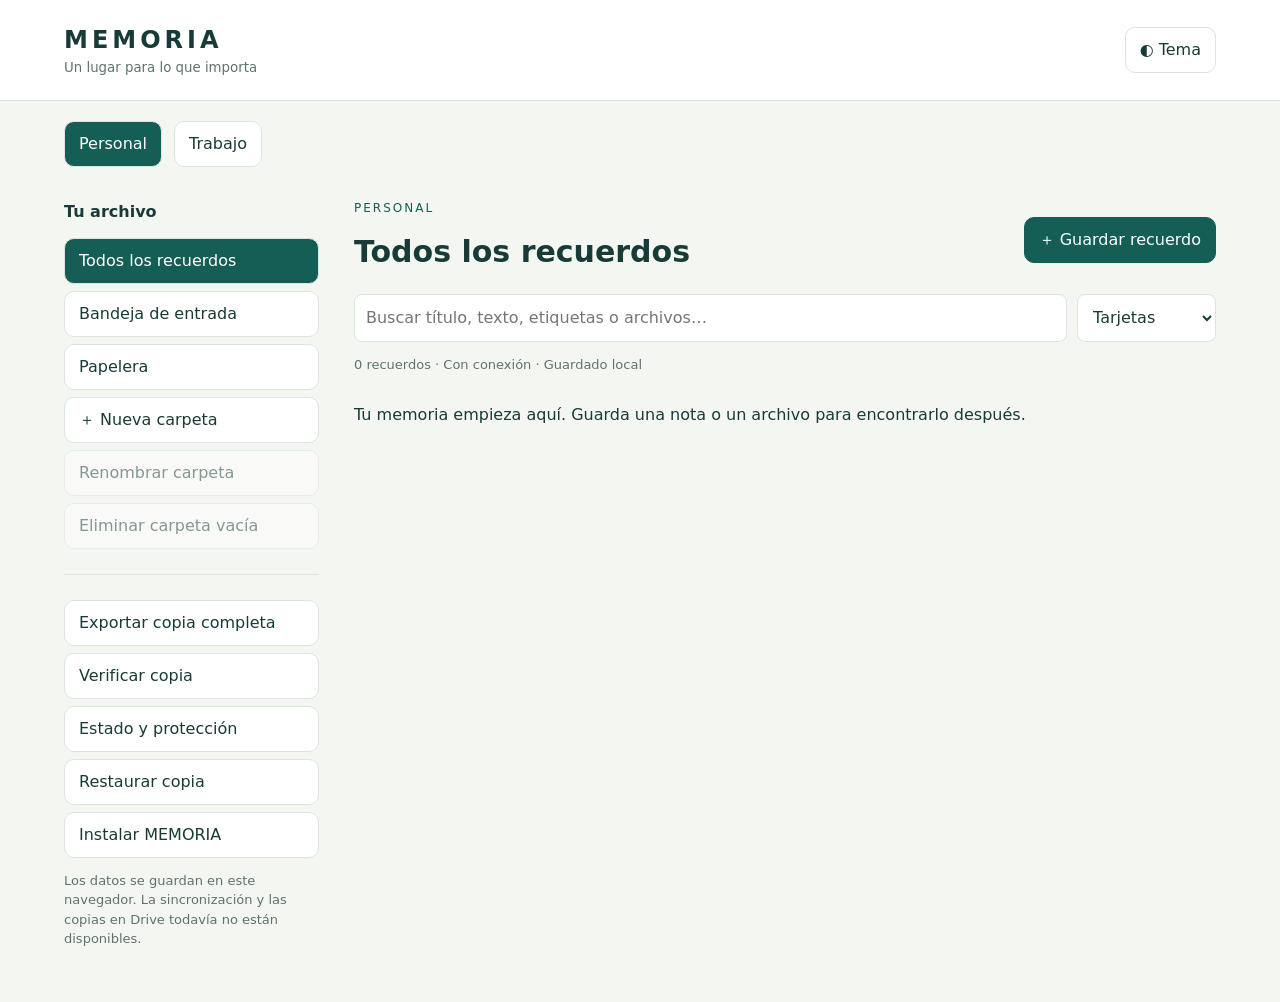
<file: index.html>
<!doctype html>
<html lang="es"><head><meta charset="utf-8"><meta name="viewport" content="width=device-width,initial-scale=1"><meta name="theme-color" content="#155e55"><link rel="manifest" href="./manifest.webmanifest"><link rel="icon" href="./icons/icon-192.png"><link rel="stylesheet" href="./style.css"><title>MEMORIA</title></head>
<body><header><div><strong>MEMORIA</strong><small>Un lugar para lo que importa</small></div><button id="theme" aria-label="Cambiar tema">◐ Tema</button></header><div id="updateNotice" hidden role="status">Hay una actualización disponible. Guarda tus cambios antes de aplicarla. <button id="applyUpdate">Actualizar MEMORIA</button></div>
<nav aria-label="Espacio"><button data-space="personal" aria-pressed="true">Personal</button><button data-space="trabajo" aria-pressed="false">Trabajo</button></nav>
<div class="layout"><aside><h2>Tu archivo</h2><div id="folders"></div><button id="newFolder">＋ Nueva carpeta</button><button id="renameFolder">Renombrar carpeta</button><button id="deleteFolder">Eliminar carpeta vacía</button><hr><button id="export">Exportar copia completa</button><label class="import" tabindex="0" role="button">Verificar copia<input id="verify" type="file" accept="application/json" hidden></label><button id="health">Estado y protección</button><label class="import" tabindex="0" role="button">Restaurar copia<input id="import" type="file" accept="application/json" hidden></label><button id="install" hidden>Instalar MEMORIA</button><p class="hint">Los datos se guardan en este navegador. La sincronización y las copias en Drive todavía no están disponibles.</p></aside>
<main><div class="toolbar"><div><p class="eyebrow" id="spaceTitle">PERSONAL</p><h1 id="folderTitle">Todos los recuerdos</h1></div><button class="primary" id="newNote">＋ Guardar recuerdo</button></div><div class="filters"><input type="search" id="search" aria-label="Buscar recuerdos" placeholder="Buscar título, texto, etiquetas o archivos…"><select id="view" aria-label="Vista"><option value="cards">Tarjetas</option><option value="timeline">Cronológica</option><option value="list">Lista</option><option value="gallery">Galería</option></select></div><p id="status" role="status" aria-live="polite">Abriendo tu archivo…</p><p id="trashHelp" class="hint" hidden>Los recuerdos y sus archivos se conservan al menos 15 días. Después puedes eliminarlos definitivamente de forma manual. Mientras no lo hagas, siguen siendo recuperables.</p><section id="notes" aria-label="Recuerdos"></section><p id="empty" hidden>Tu memoria empieza aquí. Guarda una nota o un archivo para encontrarlo después.</p></main></div>
<dialog id="editor"><form id="noteForm"><h2 id="editorTitle">Guardar recuerdo</h2><p id="shareInfo" class="hint" hidden>El contenido ya está protegido en la bandeja de Personal. Ponle nombre si quieres y elige dónde guardarlo. Si cierras esta ficha, seguirá en la bandeja para revisarlo.</p><label>Espacio<select id="noteSpace"><option value="personal">Personal</option><option value="trabajo">Trabajo</option></select></label><label>Título (opcional)<input id="title" maxlength="250" placeholder="Se completa a partir del contenido"></label><label>Nota o comentarios<textarea id="body" rows="6"></textarea></label><details><summary>Organizar y añadir detalles (opcional)</summary><label>Etiquetas, separadas por comas<input id="tags"></label><label>Importancia<select id="importance"><option value="normal">Normal</option><option value="alta">Alta</option></select></label><fieldset><legend>Carpetas (opcional)</legend><div id="noteFolders"></div></fieldset></details><label>Añadir archivos originales<input id="files" type="file" multiple></label><div id="attachments"></div><p class="hint">Los adjuntos se copian al almacenamiento del navegador. Exporta copias para protegerlos.</p><div class="actions"><button type="button" id="cancel">Cancelar</button><button class="primary" id="save" type="submit">Guardar</button></div></form></dialog>
<dialog id="healthDialog"><h2>Estado y protección</h2><div id="healthText"></div><button id="persist">Solicitar conservación del almacenamiento</button><p id="persistResult" class="hint"></p><button id="closeHealth">Cerrar</button></dialog>
<script src="./storage.js" defer></script><script src="./capture.js" defer></script><script src="./app.js" defer></script><script src="./protection.js" defer></script><script src="./capture-ui.js" defer></script><script src="./start.js" defer></script></body></html>
</file>
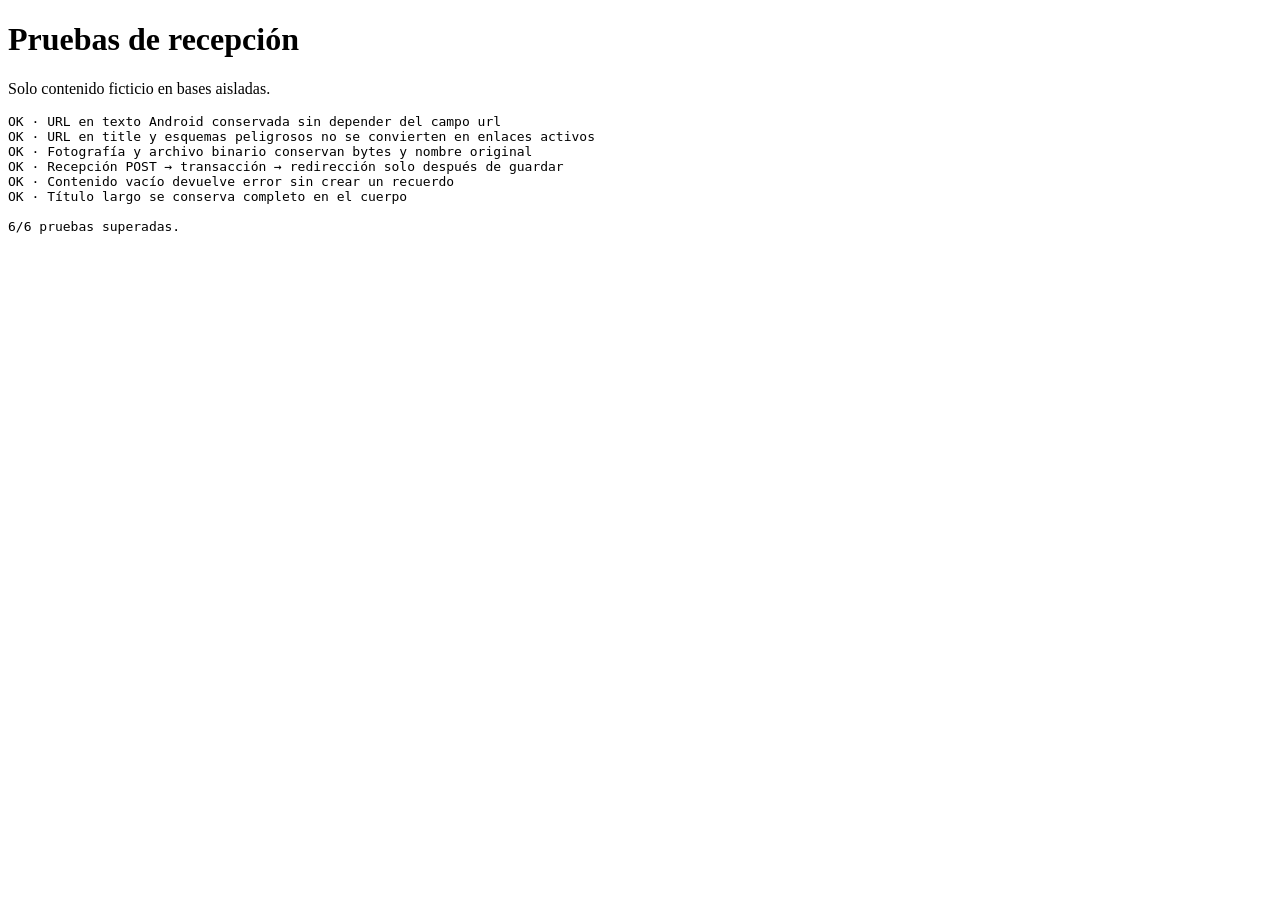
<file: tests-capture.html>
<!doctype html><html lang="es"><meta charset="utf-8"><title>MEMORIA — pruebas de recepción</title><h1>Pruebas de recepción</h1><p>Solo contenido ficticio en bases aisladas.</p><pre id="results">Ejecutando…</pre><script src="./storage.js?test=040"></script><script src="./capture.js?test=040"></script><script src="./tests-capture.js"></script></html>
</file>
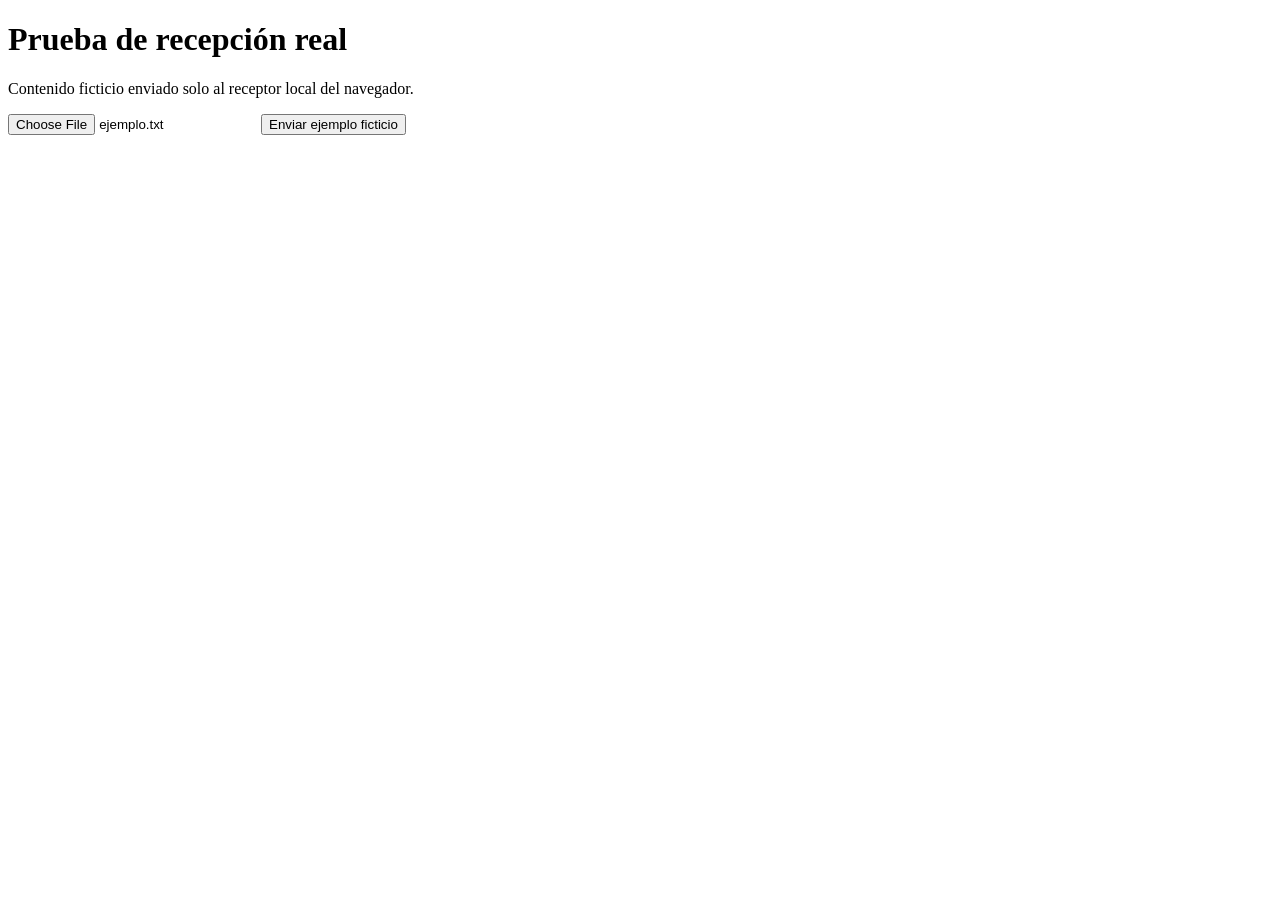
<file: tests-share-form.html>
<!doctype html><html lang="es"><meta charset="utf-8"><title>Prueba de recepción real</title><h1>Prueba de recepción real</h1><p>Contenido ficticio enviado solo al receptor local del navegador.</p><form method="post" action="./share-target" enctype="multipart/form-data"><input type="hidden" name="title" value="Recepción de prueba"><input type="hidden" name="text" value="Lugar ficticio https://example.com/lugar"><input id="fixture" type="file" name="files"><button type="submit">Enviar ejemplo ficticio</button></form><script>const transfer=new DataTransfer();transfer.items.add(new File(['Original ficticio íntegro'],'ejemplo.txt',{type:'text/plain'}));document.getElementById('fixture').files=transfer.files;</script></html>
</file>
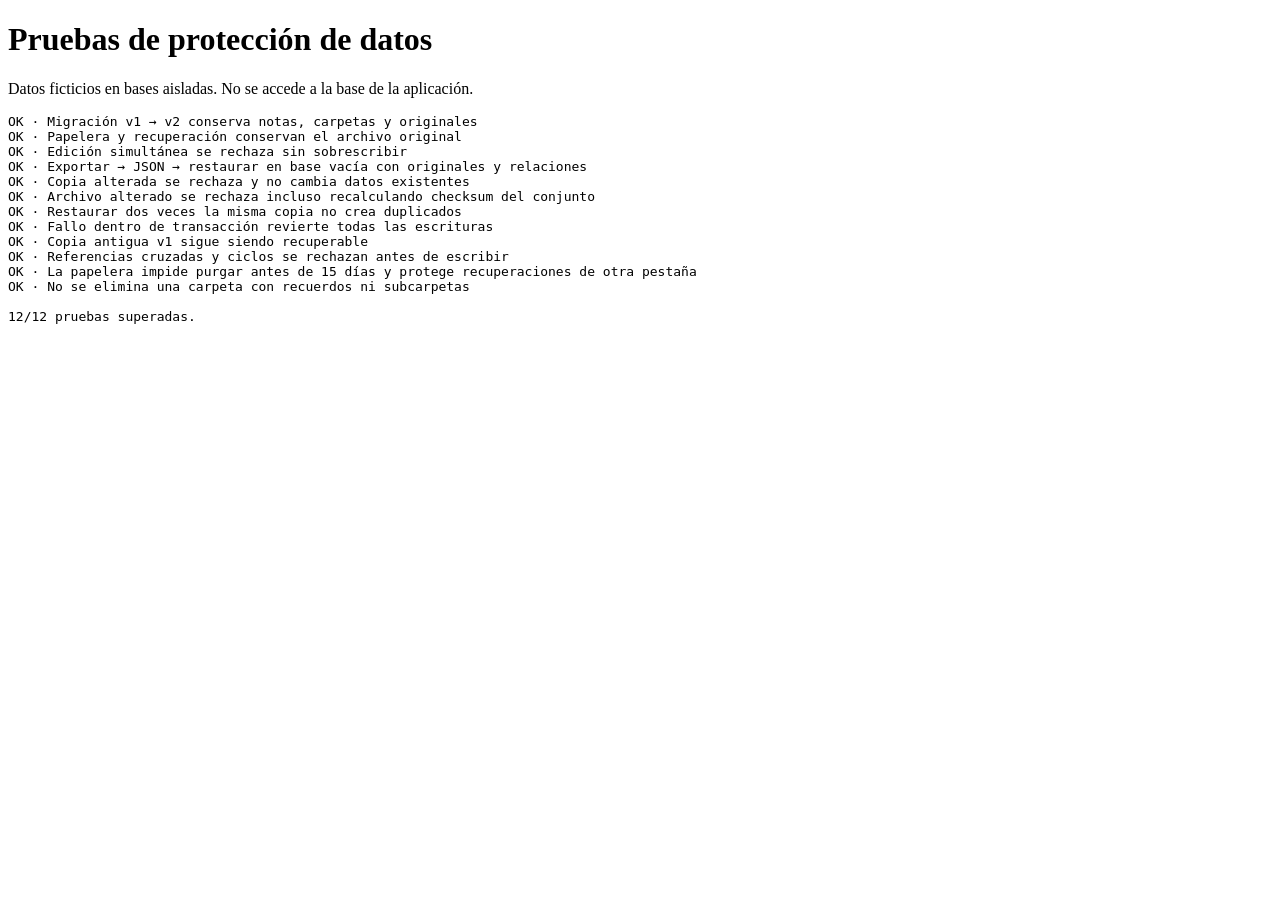
<file: tests.html>
<!doctype html><html lang="es"><meta charset="utf-8"><title>MEMORIA — pruebas de recuperación</title><h1>Pruebas de protección de datos</h1><p>Datos ficticios en bases aisladas. No se accede a la base de la aplicación.</p><pre id="results">Ejecutando…</pre><script src="./storage.js?test=030-final"></script><script src="./tests.js"></script></html>
</file>
<file: style.css>
:root{font:16px/1.5 system-ui,sans-serif;color:#183b37;background:#f4f6f2;--panel:#fff;--line:#dce5dd;--muted:#5f736d;--accent:#155e55}*{box-sizing:border-box}body{margin:0}body.dark{color:#e4eee8;background:#101e1b;--panel:#1b2d28;--line:#385148;--muted:#aec2b9;--accent:#70c7b1}header{display:flex;justify-content:space-between;align-items:center;padding:22px 5%;border-bottom:1px solid var(--line);background:var(--panel)}strong{font-size:24px;letter-spacing:4px}small{display:block;color:var(--muted)}button,input,select,textarea{font:inherit}button,.import{cursor:pointer;border:1px solid var(--line);background:var(--panel);color:inherit;border-radius:10px;padding:10px 14px}button:hover,.import:hover{border-color:var(--accent)}button:focus-visible,input:focus-visible,select:focus-visible,textarea:focus-visible,a:focus-visible{outline:3px solid #d19542;outline-offset:2px}button[aria-pressed=true],button.selected{background:var(--accent);color:var(--panel)}nav{display:flex;gap:12px;padding:20px 5%}.layout{display:grid;grid-template-columns:255px 1fr;max-width:1450px;margin:auto;padding:0 5% 40px;gap:35px}aside button,.import{display:block;width:100%;margin:7px 0;text-align:left}aside h2{font-size:16px}hr{border:0;border-top:1px solid var(--line);margin:25px 0}.hint,#status{font-size:13px;color:var(--muted)}.toolbar,.actions{display:flex;justify-content:space-between;gap:14px;align-items:center}h1{font-size:30px;margin:0 0 20px}.eyebrow{color:var(--accent);font-size:12px;letter-spacing:2px}.primary{background:#155e55;color:white;border-color:#155e55}.filters{display:flex;gap:10px}input,select,textarea{padding:11px;border:1px solid var(--line);border-radius:8px;color:inherit;background:var(--panel);max-width:100%}#search{flex:1;min-width:0}#notes{display:grid;grid-template-columns:repeat(auto-fill,minmax(240px,1fr));gap:16px}.card{background:var(--panel);padding:20px;border:1px solid var(--line);border-radius:15px;overflow-wrap:anywhere}.card h2{font-size:19px;margin:0 0 8px}.card p{white-space:pre-wrap}.card img{width:100%;height:170px;object-fit:cover;border-radius:8px}.card a{display:block;color:var(--accent);margin:8px 0}.card footer{display:flex;gap:8px;margin-top:15px}.card time,.tag{font-size:12px;color:var(--muted)}.tag{display:inline-block;padding:3px 8px;background:var(--line);border-radius:8px;margin:3px}.timeline,.list{grid-template-columns:1fr!important}.list .card p{max-height:4.5em;overflow:hidden}dialog{width:min(620px,94vw);max-height:90vh;border:1px solid var(--line);border-radius:18px;color:inherit;background:var(--panel);padding:25px}dialog::backdrop{background:#0b2829a6}form>label{display:block;margin:15px 0}form>label>input,form>label>textarea,form>label>select{display:block;width:100%;margin-top:5px}fieldset{border:1px solid var(--line);border-radius:8px}#noteFolders label{display:block}.actions{margin-top:20px}button:disabled{opacity:.5;cursor:wait}@media(max-width:760px){.layout{grid-template-columns:1fr;gap:15px}aside{border-bottom:1px solid var(--line);padding-bottom:15px}aside h2{display:none}#folders{display:flex;flex-wrap:wrap;gap:6px}#folders button{width:auto;margin:0}aside>button,.import{display:inline-block;width:auto;font-size:13px}.toolbar{align-items:flex-start;flex-wrap:wrap}header{padding:15px 5%}h1{font-size:25px}}
details{margin:15px 0}details label{display:block;margin:12px 0}details input,details select{max-width:100%}details label>input:not([type=checkbox]),details label>select{display:block;width:100%}summary{cursor:pointer;color:var(--accent)}#updateNotice{padding:12px 5%;background:#fff0c9;color:#183b37}#healthText{font-size:14px}.card footer{flex-wrap:wrap}
.card video,.card audio{display:block;max-width:100%;margin:10px 0}
</file>
